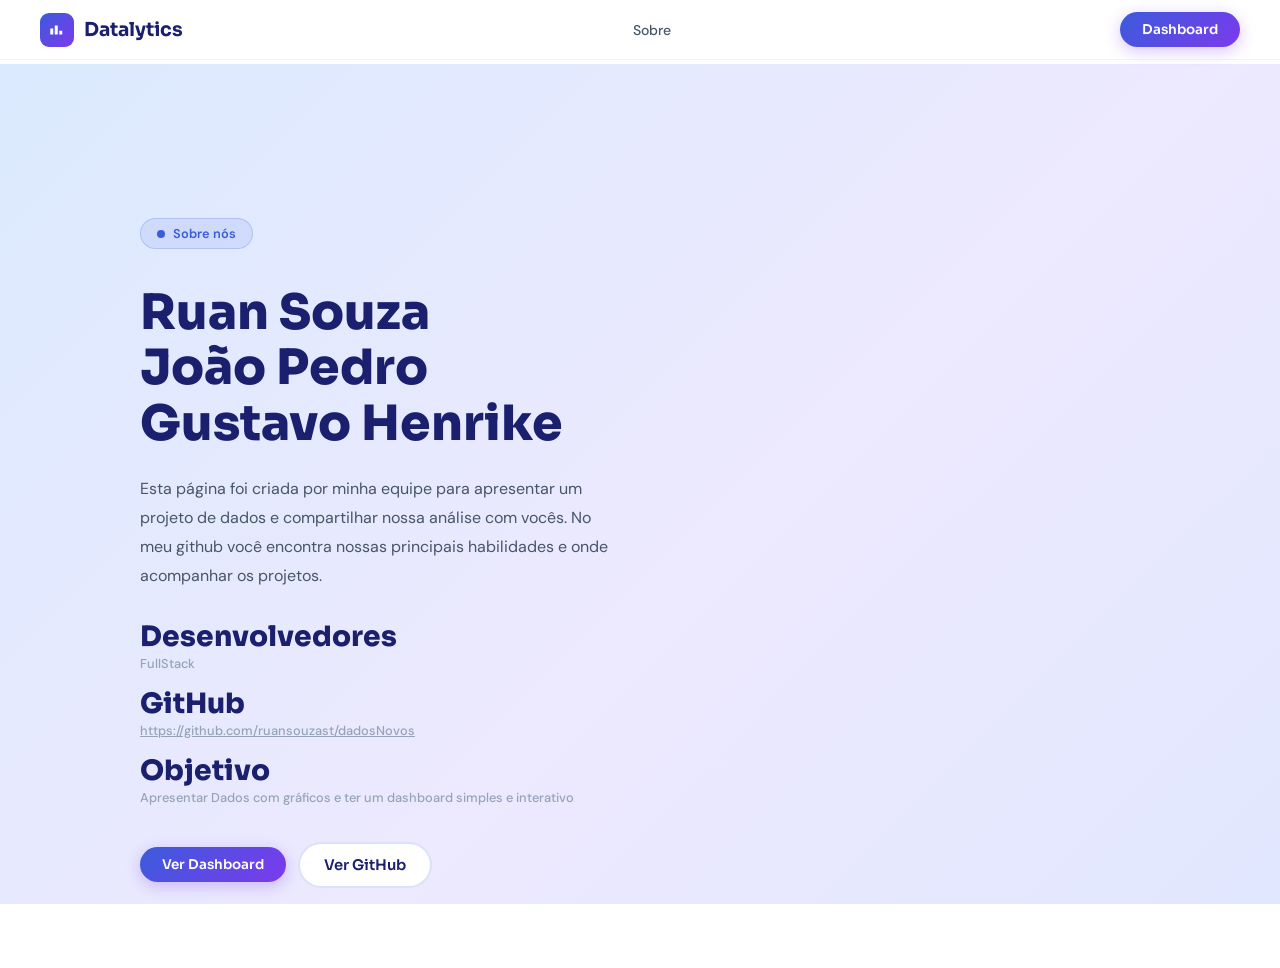
<file: about.html>
<!DOCTYPE html>
<html lang="pt-BR">
<head>
  <meta charset="UTF-8" />
  <meta name="viewport" content="width=device-width, initial-scale=1.0" />
  <title>Sobre | Datalytics</title>
  <link rel="preconnect" href="https://fonts.googleapis.com" />
  <link href="https://fonts.googleapis.com/css2?family=Sora:wght@300;400;600;700;800&family=DM+Sans:wght@300;400;500&display=swap" rel="stylesheet" />
  <link rel="stylesheet" href="css/style.css" />
</head>
<body>
  <nav class="navbar">
    <a href="index.html" class="nav-logo">
      <div class="nav-logo-icon">
        <svg viewBox="0 0 24 24"><path d="M3 18h4v-8H3v8zm6 0h4V6H9v12zm6 0h4v-5h-4v5z"/></svg>
      </div>
      Datalytics
    </a>
    <ul class="nav-links">
     
    
    
      <li><a href="about.html" class="active">Sobre</a></li>
    </ul>
    <div class="nav-actions">
      <button class="btn-primary" onclick="window.location='index.html'">Dashboard</button>
    </div>
  </nav>

  <section class="hero" style="overflow: auto; min-height: 100vh; padding-top: 100px;">
    <div class="hero-inner" style="max-width: 960px; margin: 0 auto; padding: 40px 20px;">
      <div class="hero-text" style="max-width: 720px;">
        <div class="hero-badge">
          <span class="badge-dot"></span>
          Sobre nós
        </div>
        <h1 class="hero-title">
          Ruan Souza<br>João Pedro<br>Gustavo Henrike
        </h1>
        <p class="hero-desc" style="margin-top: 24px; font-size: 1rem; line-height: 1.8; max-width: 680px;">
          Esta página foi criada por minha equipe para apresentar um projeto de dados e compartilhar nossa análise com vocês. No meu github você encontra nossas  principais habilidades e onde acompanhar os projetos.
        </p>

        <div class="hero-stats" style="margin-top: 32px; display: grid; gap: 18px;">
          <div class="hero-stat">
            <span class="stat-val">Desenvolvedores</span>
            <span class="stat-label">FullStack</span>
          </div>
          <div class="hero-stat">
            <span class="stat-val">GitHub</span>
            <span class="stat-label"><a href="https://github.com/ruansouzast/dadosNovos" target="_blank" rel="noreferrer" style="color: inherit; text-decoration: underline;">https://github.com/ruansouzast/dadosNovos</a></span>
          </div>
          <div class="hero-stat">
            <span class="stat-val">Objetivo</span>
            <span class="stat-label">Apresentar Dados com gráficos e ter um dashboard simples e interativo</span>
          </div>
        </div>

        <div class="hero-cta" style="margin-top: 36px; gap: 12px; display: flex; flex-wrap: wrap;">
          <button class="btn-primary" onclick="window.location='index.html'">Ver Dashboard</button>
          <button class="btn-outline-hero" onclick="window.open('https://github.com/ruansouzast/dadosNovos', '_blank')">
            Ver GitHub
          </button>
        </div>
      </div>
    </div>
  </section>
</body>
</html>
</file>
<file: css/style.css>
*, *::before, *::after {
  box-sizing: border-box;
  margin: 0;
  padding: 0;
}

:root {
  --blue-deep:    #1a1f6e;
  --blue-mid:     #3b5bdb;
  --blue-light:   #74c0fc;
  --violet:       #7c3aed;
  --violet-soft:  #a78bfa;
  --white:        #ffffff;
  --gray-50:      #f8fafc;
  --gray-100:     #f1f5f9;
  --gray-200:     #e2e8f0;
  --gray-400:     #94a3b8;
  --gray-600:     #475569;
  --gray-800:     #1e293b;

  --grad-hero:    linear-gradient(135deg, #dbeafe 0%, #ede9fe 55%, #e0e7ff 100%);
  --grad-primary: linear-gradient(135deg, #3b5bdb 0%, #7c3aed 100%);
  --shadow-md:    0 8px 32px rgba(59,91,219,0.13);
  --shadow-lg:    0 20px 60px rgba(59,91,219,0.18);
}

html, body {
  min-height: 100%;
  overflow-x: hidden;
  font-family: 'DM Sans', sans-serif;
  background: var(--white);
  color: var(--gray-800);
}

/*NAVBAR */
.navbar {
  position: fixed;
  top: 0; left: 0; right: 0;
  z-index: 100;
  height: 60px;
  padding:  0 40px;
  display: flex;
  align-items: center;
  justify-content: space-between;
  background: rgba(255,255,255,0.88);
  backdrop-filter: blur(20px);
  border-bottom: 1px solid rgba(59,91,219,0.07);
}

.nav-logo {
  display: flex;
  align-items: center;
  gap: 10px;
  font-family: 'Sora', sans-serif;
  font-weight: 700;
  font-size: 1.2rem;
  color: var(--blue-deep);
  text-decoration: none;
}

.nav-logo-icon {
  width: 34px; height: 34px;
  background: var(--grad-primary);
  border-radius: 9px;
  display: flex; align-items: center; justify-content: center;
}

.nav-logo-icon svg {
  width: 18px; height: 18px;
  fill: white;
}

.nav-links {
  display: flex;
  gap: 32px;
  list-style: none;
}

.nav-links a {
  font-size: 0.88rem;
  font-weight: 500;
  color: var(--gray-600);
  text-decoration: none;
  transition: color 0.2s;
}

.nav-links a:hover { color: var(--blue-mid); }

.nav-actions { display: flex; gap: 12px; }

.btn-ghost {
  padding: 8px 20px;
  font-family: 'Sora', sans-serif;
  font-size: 0.84rem;
  font-weight: 600;
  color: var(--blue-mid);
  background: transparent;
  border: 1.5px solid var(--blue-mid);
  border-radius: 50px;
  cursor: pointer;
  transition: all 0.2s;
}

.btn-ghost:hover { background: var(--blue-mid); color: white; }

.btn-primary {
  padding: 9px 22px;
  font-family: 'Sora', sans-serif;
  font-size: 0.84rem;
  font-weight: 600;
  color: white;
  background: var(--grad-primary);
  border: none;
  border-radius: 50px;
  cursor: pointer;
  box-shadow: 0 4px 16px rgba(124,58,237,0.3);
  transition: all 0.25s;
}

.btn-primary:hover {
  transform: translateY(-2px);
  box-shadow: 0 8px 22px rgba(124,58,237,0.4);
}

/* HERO FULLSCREEN */
.hero {
  position: relative;
  width: 100%;
  inset: 0;
  top: 64px; /* abaixo da navbar */
  background: var(--grad-hero);
  display: flex;
  align-items: center;
  overflow: hidden;
}

/* Blobs de fundo */
.blob {
  position: absolute;
  border-radius: 50%;
  filter: blur(80px);
  opacity: 0.5;
  pointer-events: none;
}

.blob-1 {
  width: 480px; height: 480px;
  background: radial-gradient(circle, rgba(59,91,219,0.28), transparent);
  top: -120px; right: -80px;
  animation: floatBlob 9s ease-in-out infinite;
}

.blob-2 {
  width: 380px; height: 380px;
  background: radial-gradient(circle, rgba(124,58,237,0.22), transparent);
  bottom: -60px; left: -60px;
  animation: floatBlob 7s ease-in-out infinite reverse;
}

.blob-3 {
  width: 280px; height: 280px;
  background: radial-gradient(circle, rgba(116,192,252,0.35), transparent);
  top: 38%; right: 32%;
  animation: floatBlob 11s ease-in-out infinite;
}

@keyframes floatBlob {
  0%,100% { transform: translateY(0) scale(1); }
  50%      { transform: translateY(-28px) scale(1.06); }
}

/*HERO INNER GRID */
.hero-inner {
  max-width: 1200px;
  width: 100%;
  margin: 0 auto;
  padding: 0 40px;
  display: grid;
  grid-template-columns: 1fr 1fr;
  gap: 56px;
  align-items: center;
  position: relative;
  z-index: 1;
}

/*HERO TEXT*/
.hero-badge {
  display: inline-flex;
  align-items: center;
  gap: 8px;
  padding: 6px 16px;
  background: rgba(59,91,219,0.1);
  border: 1px solid rgba(59,91,219,0.2);
  border-radius: 50px;
  font-size: 0.8rem;
  font-weight: 600;
  color: var(--blue-mid);
  margin-bottom: 22px;
  margin-top: 14px;
  margin-left: -40px;
  animation: fadeUp 0.6s ease both;
}

.badge-dot {
  width: 8px; height: 8px;
  background: var(--blue-mid);
  border-radius: 50%;
  animation: pulse 2s ease-in-out infinite;
}

@keyframes pulse {
  0%,100% { opacity: 1; transform: scale(1); }
  50%      { opacity: 0.45; transform: scale(1.4); }
}

.hero-title {
  font-family: 'Sora', sans-serif;
  font-size: clamp(2.4rem, 3.8vw, 3.6rem);
  font-weight: 800;
  line-height: 1.14;
  color: var(--blue-deep);
  margin-bottom: 20px;
  margin-top: 14px;
  margin-left: -40px;
  animation: fadeUp 0.6s 0.1s ease both;
}

.hero-title-accent {
  background: var(--grad-primary);
  -webkit-background-clip: text;
  -webkit-text-fill-color: transparent;
  background-clip: text;
}

.hero-desc {
  font-size: 1rem;
  line-height: 1.7;
  color: var(--gray-600);
  max-width: 460px;
  margin-left: -40px;
  margin-bottom: 32px;
  animation: fadeUp 0.6s 0.2s ease both;
}

.hero-cta {
  display: flex;
  gap: 14px;
  align-items: center;
  margin-left: -40px;
  margin-bottom: 40px;
  animation: fadeUp 0.6s 0.3s ease both;
}

.btn-hero {
  padding: 13px 30px;
  font-family: 'Sora', sans-serif;
  font-size: 0.92rem;
  font-weight: 700;
  color: white;
  background: var(--grad-primary);
  border: none;
  border-radius: 50px;
  cursor: pointer;
  box-shadow: 0 6px 26px rgba(124,58,237,0.35);
  transition: all 0.28s;
}

.btn-hero:hover {
  transform: translateY(-2px);
  box-shadow: 0 10px 32px rgba(124,58,237,0.45);
}

.btn-outline-hero {
  display: flex;
  align-items: center;
  gap: 8px;
  padding: 12px 24px;
  font-family: 'Sora', sans-serif;
  font-size: 0.92rem;
  font-weight: 600;
  color: var(--blue-deep);
  background: white;
  border: 2px solid rgba(59,91,219,0.18);
  border-radius: 50px;
  cursor: pointer;
  transition: all 0.28s;
}

.btn-outline-hero svg {
  width: 14px; height: 14px;
}

.btn-outline-hero:hover {
  border-color: var(--blue-mid);
  color: var(--blue-mid);
  transform: translateY(-2px);
}

.hero-stats {
  display: flex;
  margin-left: -40px;
  gap: 32px;
  animation: fadeUp 0.6s 0.4s ease both;
}

.hero-stat { display: flex; flex-direction: column; }

.stat-val {
  font-family: 'Sora', sans-serif;
  font-size: 1.75rem;
  font-weight: 800;
  color: var(--blue-deep);
  line-height: 1;
}

.stat-label {
  font-size: 0.8rem;
  color: var(--gray-400);
  font-weight: 500;
  margin-top: 4px;
}

/* ── HERO VISUAL (carrossel) ── */
.hero-visual {
  position: relative;
  animation: hidden;
}

/* ── SLIDES ── */
.slides-wrapper {
  position: relative;
  width: 100%;
}

.slide {
  display: none;
  animation: slideIn 0.45s cubic-bezier(0.4,0,0.2,1) both;
}

.slide.active { display: block; }

@keyframes slideIn {
  from { opacity: 0; transform: translateX(30px); }
  to   { opacity: 1; transform: translateX(0); }
}

/* ── CHART CARD ── */
.chart-card {
  background: white;
  border-radius: 22px;
  padding: 24px 26px;
  box-shadow: var(--shadow-lg);
  border: 1px solid rgba(59,91,219,0.07);
}

.chart-card-header {
  display: flex;
  justify-content: space-between;
  align-items: center;
  margin-bottom: 16px;
}

.chart-card-title {
  font-family: 'Sora', sans-serif;
  font-size: 0.92rem;
  font-weight: 700;
  color: var(--gray-800);
}

.chart-period {
  font-size: 0.74rem;
  color: var(--gray-400);
  background: var(--gray-100);
  padding: 4px 10px;
  border-radius: 50px;
  font-weight: 500;
}

.chart-desc {
  margin-top: 14px;
  padding: 16px 18px;
  border: 1px solid rgba(59, 91, 219, 0.18);
  border-radius: 16px;
  background: rgba(59, 91, 219, 0.05);
  font-size: 0.84rem;
  line-height: 1.6;
  color: var(--gray-600);
}

.chart-svg { width: 100%; display: block; }

/* ── Observable Chart Containers ── */
#chart-0 {
  margin: 12px 0 16px;
  border-radius: 8px;
  height: 270px !important;
    width: 800px !important;
    zoom: 0.8;
    margin: auto;
}

#chart-1 {
  margin: 12px 0 16px;
  border-radius: 8px;
  height: 400px !important;
    width: 799px !important;
    zoom: 0.8;
    margin: auto;
}

#chart-2 {
  margin: 12px 0 16px;
  border-radius: 8px;
  height: 400px !important;
    width: 799px !important;
    zoom: 0.8;
    margin: auto;
}

#chart-3 {
  margin: 12px 0 16px;
  border-radius: 8px;
  height: 400px !important;
    width: 799px !important;
    zoom: 0.8;
    margin: auto;
}

#chart-4 {
  margin: 12px 0 16px;
  border-radius: 8px;
  height: 400px !important;
    width: 799px !important;
    zoom: 0.8;
    margin: auto;
}

#chart-5 {
  margin: 12px 0 16px;
  border-radius: 8px;
  height: 400px !important;
    width: 799px !important;
    zoom: 0.8;
    margin: auto;
}

#chart-6 {
  margin: 12px 0 16px;
  border-radius: 8px;
  height: 400px !important;
    width: 799px !important;
    zoom: 0.8;
    margin: auto;
}

 #chart-7 {
  margin: 12px 0 16px;
  border-radius: 8px;
  height: 370px !important;
    width: 799px !important;
    zoom: 0.8;
    margin: auto;
}

#chart-8 {
  margin: 12px 0 16px;
  border-radius: 8px;
  height: 370px !important;
    width: 799px !important;
    zoom: 0.8;
    margin: auto;
}

#chart-0 svg, #chart-1 svg, #chart-2 svg, #chart-3 svg, #chart-4 svg, #chart-5 svg, #chart-6 svg, #chart-7 svg, #chart-8 svg {
  width: 100%;
  height: 100%;
}

#chart-0 text, #chart-1 text, #chart-2 text, #chart-3 text {
  font-family: 'DM Sans', sans-serif;
}

#chart-0 g.tick text, #chart-2 g.tick text, #chart-3 g.tick text {
  font-size: 11px;
  color: var(--gray-400);
  fill: var(--gray-400);
}

#chart-0 path, #chart-2 path, #chart-3 path {
  shape-rendering: crispEdges;
}

/* ── METRIC CHIPS ── */
.metric-chips {
  display: flex;
  gap: 10px;
  margin-top: 16px;
}

.chip {
  flex: 1;
  padding: 10px 12px;
  background: var(--gray-50);
  border-radius: 10px;
  border: 1px solid var(--gray-100);
}

.chip-val {
  font-family: 'Sora', sans-serif;
  font-size: 1.05rem;
  font-weight: 700;
  color: var(--gray-800);
}

.chip-label {
  font-size: 0.7rem;
  color: var(--gray-400);
  margin-top: 2px;
}

.chip-trend {
  font-size: 0.7rem;
  font-weight: 700;
  margin-top: 4px;
}

.chip-trend.up   { color: #10b981; }
.chip-trend.down { color: #ef4444; }

/* ── DONUT (Slide 2) ── */
.donut-wrap {
  position: relative;
  width: 160px;
  height: 160px;
  margin: 12px auto 16px;
}

.donut-center {
  position: absolute;
  inset: 0;
  display: flex;
  flex-direction: column;
  align-items: center;
  justify-content: center;
}

.donut-val {
  font-family: 'Sora', sans-serif;
  font-size: 1.4rem;
  font-weight: 800;
  color: var(--gray-800);
}

.donut-label {
  font-size: 0.7rem;
  color: var(--gray-400);
}

.donut-legend {
  display: flex;
  flex-wrap: wrap;
  gap: 10px 20px;
  justify-content: center;
  margin-top: 4px;
}

.legend-item {
  display: flex;
  align-items: center;
  gap: 6px;
  font-size: 0.76rem;
  color: var(--gray-600);
  font-weight: 500;
}

.ldot {
  width: 9px; height: 9px;
  border-radius: 50%;
  flex-shrink: 0;
}

/* ── BAR CHART (Slide 4) ── */
.bar-chart-wrap { width: 100%; }

/* ── FLOATING CARDS ── */
.float-card {
  position: absolute;
  background: white;
  border-radius: 14px;
  padding: 12px 16px;
  box-shadow: var(--shadow-md);
  border: 1px solid rgba(59,91,219,0.09);
  display: flex;
  align-items: center;
  gap: 12px;
  z-index: 10;
}

.float-card-top {
  top: -22px;
  right: 10px;
  animation: floatCard 4s ease-in-out infinite;
}

.float-card-bottom {
   bottom: -18px;
  left: 10px;
  animation: floatCard 4s 2s ease-in-out infinite;
}

@keyframes floatCard {
  0%,100% { transform: translateY(0); }
  50%      { transform: translateY(-8px); }
}

.float-icon {
  width: 38px; height: 38px;
  border-radius: 10px;
  display: flex; align-items: center; justify-content: center;
  flex-shrink: 0;
}

.float-icon svg { width: 18px; height: 18px; }
.float-blue     { background: #dbeafe; }
.float-green    { background: #d1fae5; }

.float-val {
  font-family: 'Sora', sans-serif;
  font-size: 1rem;
  font-weight: 700;
  color: var(--gray-800);
}

.float-green-val { color: #059669; }

.float-label {
  font-size: 0.7rem;
  color: var(--gray-400);
}

/* ── BOTÃO DE NAVEGAÇÃO ── */
.slide-btn {
  position: absolute;
  bottom: -45px;
top: auto;
transform: none;

  width: 44px;
  height: 44px;

  background: var(--grad-primary);
  border: none;
  border-radius: 50%;

  display: flex;
  align-items: center;
  justify-content: center;

  cursor: pointer;
  color: white;

  box-shadow: 0 6px 24px rgba(124, 58, 237, 0.38);
  transition: all 0.25s;

  z-index: 20;
}

/* Botão esquerdo */
.slide-btn-prev {
  left: -25px;
}

/* Botão direito */
.slide-btn-next {
  right: -25px;
}

/* Efeito hover */
.slide-btn:hover {
  transform: translateY(-50%) scale(1.08);
}

.slide-btn.slide-btn-next {
  right: 12px;
}

.slide-btn.slide-btn-prev {
  left: 12px;
}

.slide-btn:hover {
  transform: translateY(-50%) scale(1.12);
  box-shadow: 0 10px 30px rgba(124,58,237,0.5);
}


.btn-primary, .btn-hero, .btn-outline-hero, .btn-ghost, .slide-btn {
  
  transition-property: box-shadow, background-color, color;
  transition-duration: 0s;
}

.btn-primary:hover,
.btn-hero:hover,
.btn-outline-hero:hover,
.btn-ghost:hover,
.slide-btn:hover {
  transform: none !important;
}

.slide-btn svg {
  width: 18px; height: 18px;
}

/* ── SLIDE DOTS ── */
.slide-dots {
  display: flex;
  gap: 7px;
  justify-content: center;
  margin-top: 16px;
}

.dot {
  width: 7px; height: 7px;
  border-radius: 50%;
  background: rgba(59,91,219,0.22);
  cursor: pointer;
  transition: all 0.3s;
}

.dot.active {
  width: 22px;
  border-radius: 4px;
  background: var(--grad-primary);
}

/* ── FADE UP KEYFRAME ── */
@keyframes fadeUp {
  from { opacity: 0; transform: translateY(22px); }
  to   { opacity: 1; transform: translateY(0); }
}

/* =========================
   MOBILE RESPONSIVO
========================= */
@media (max-width: 768px) {

  /* NAVBAR */
  .navbar {
    padding: 0 16px;
    height: 60px;
  }

  .nav-logo {
    font-size: 1rem;
  }

  .nav-actions .btn-primary {
    padding: 8px 14px;
    font-size: 0.75rem;
  }

  /* HERO */
  .hero {
    position: relative;
    top: 60px;
    min-height: auto;
    padding-bottom: 40px;
  }

  .hero-inner {
    grid-template-columns: 1fr;
    gap: 48px;
    padding: 20px 26px;
  }

  .hero-visual {
    order: 1;
  }

  /* TEXTO */
  .hero-title {
    margin-left: 1px;
    font-size: 2rem;
    line-height: 1.2;
  }

  .hero-badge {
    margin-left: 1px;
  }

  .hero-desc {
    margin-left: 1px;
    font-size: 0.92rem;
    max-width: 100%;
  }

  /* CTA */
  .hero-cta {
    margin-left: 1px;
    flex-direction: column;
    align-items: stretch;
  }

  .btn-hero,
  .btn-outline-hero {
    width: 100%;
    justify-content: center;
  }

  /* STATS */
  .hero-stats {
    margin-left: 1px;
    flex-direction: column;
    gap: 18px;
  }

  /* CARDS */
  .chart-card {
    padding: 8px;
    border-radius: 18px;
  }

  .chart-card-title {
    font-size: 0.85rem;
  }

  .chart-desc {
    font-size: 0.8rem;
    padding: 14px;
  }

  /* GRÁFICOS */
  #chart-0,
  #chart-1,
  #chart-2,
  #chart-3,
  #chart-4,
  #chart-5,
  #chart-6,
  #chart-7,
  #chart-8 {
    height: 250px !important;
    width: 700px !important;
    zoom: 0.5;
    margin: auto;
  }
 
  /* BOTÕES DO SLIDE */
  .slide-btn {
    width: 38px;
    height: 38px;
    bottom: -20px;
  }

  .slide-btn-prev {
    left: 0;
  }

  .slide-btn-next {
    right: 0;
  }

  /* FLOAT CARDS */
  .float-card {
    display: none;
  }

  /* BLOBS */
  .blob {
    filter: blur(60px);
    opacity: 0.35;
  }

}
</file>
